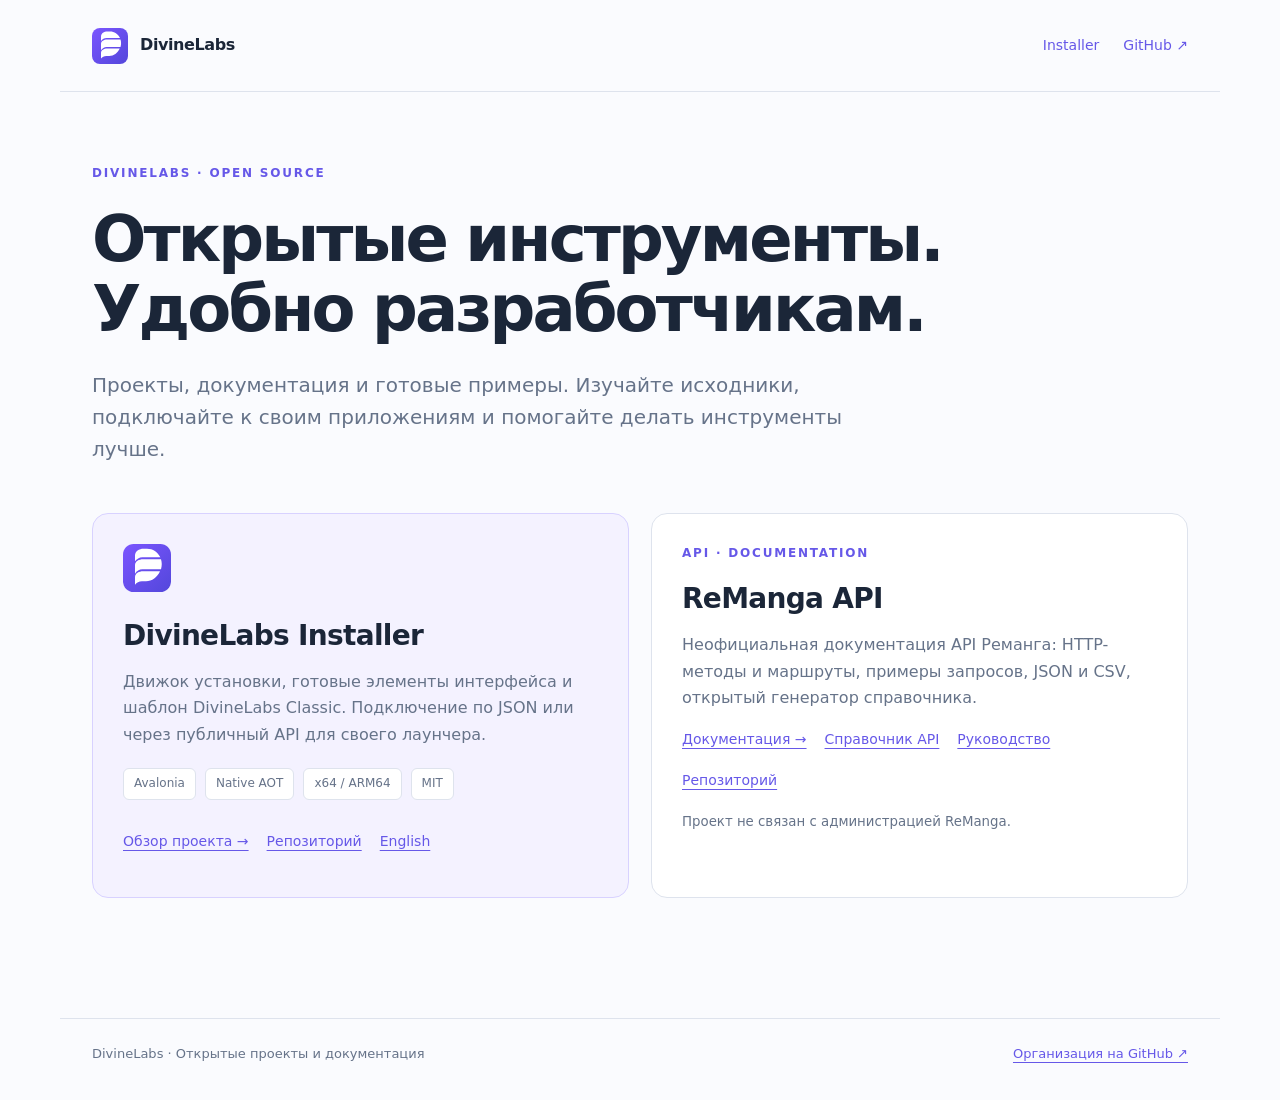
<file: index.html>
<!doctype html>
<html lang="ru">
<head>
<meta charset="utf-8"><meta name="viewport" content="width=device-width, initial-scale=1">
<title>DivineLabs — открытые проекты и инструменты</title>
<meta name="description" content="Открытые проекты DivineLabs: мультиплатформенный DivineLabs Installer и неофициальная документация ReManga API.">
<link rel="canonical" href="https://thedivinelabs.github.io/">
<link rel="icon" href="/assets/divinelabs.svg" type="image/svg+xml"><link rel="stylesheet" href="/assets/site.css">
</head>
<body>
<header><a class="brand" href="/"><img src="/assets/divinelabs.svg" alt="" width="36" height="36">DivineLabs</a><nav aria-label="Навигация"><a href="/installer/ru/">Installer</a><a href="https://github.com/TheDivineLabs">GitHub ↗</a></nav></header>
<main>
<div class="eyebrow">DivineLabs · Open source</div>
<h1>Открытые инструменты.<br>Удобно разработчикам.</h1>
<p class="lead">Проекты, документация и готовые примеры. Изучайте исходники, подключайте к своим приложениям и помогайте делать инструменты лучше.</p>
<div class="cards">
<article class="card featured"><img class="mark" src="/assets/divinelabs.svg" alt="" width="48" height="48"><h2>DivineLabs Installer</h2><p>Движок установки, готовые элементы интерфейса и шаблон DivineLabs Classic. Подключение по JSON или через публичный API для своего лаунчера.</p><div class="tags"><span>Avalonia</span><span>Native AOT</span><span>x64 / ARM64</span><span>MIT</span></div><p class="links"><a href="/installer/ru/">Обзор проекта →</a><a href="https://github.com/TheDivineLabs/DivineLabs_Installer">Репозиторий</a><a href="/installer/">English</a></p></article>
<article class="card"><div class="eyebrow">API · Documentation</div><h2>ReManga API</h2><p>Неофициальная документация API Реманга: HTTP-методы и маршруты, примеры запросов, JSON и CSV, открытый генератор справочника.</p><p class="links"><a href="/remanga-api/">Документация →</a><a href="/remanga-api/api-reference/">Справочник API</a><a href="/remanga-api/guide/">Руководство</a><a href="https://github.com/TheDivineLabs/remanga-api">Репозиторий</a></p><p><small>Проект не связан с администрацией ReManga.</small></p></article>
</div>
</main>
<footer><span>DivineLabs · Открытые проекты и документация</span><a href="https://github.com/TheDivineLabs">Организация на GitHub ↗</a></footer>
</body></html>
</file>
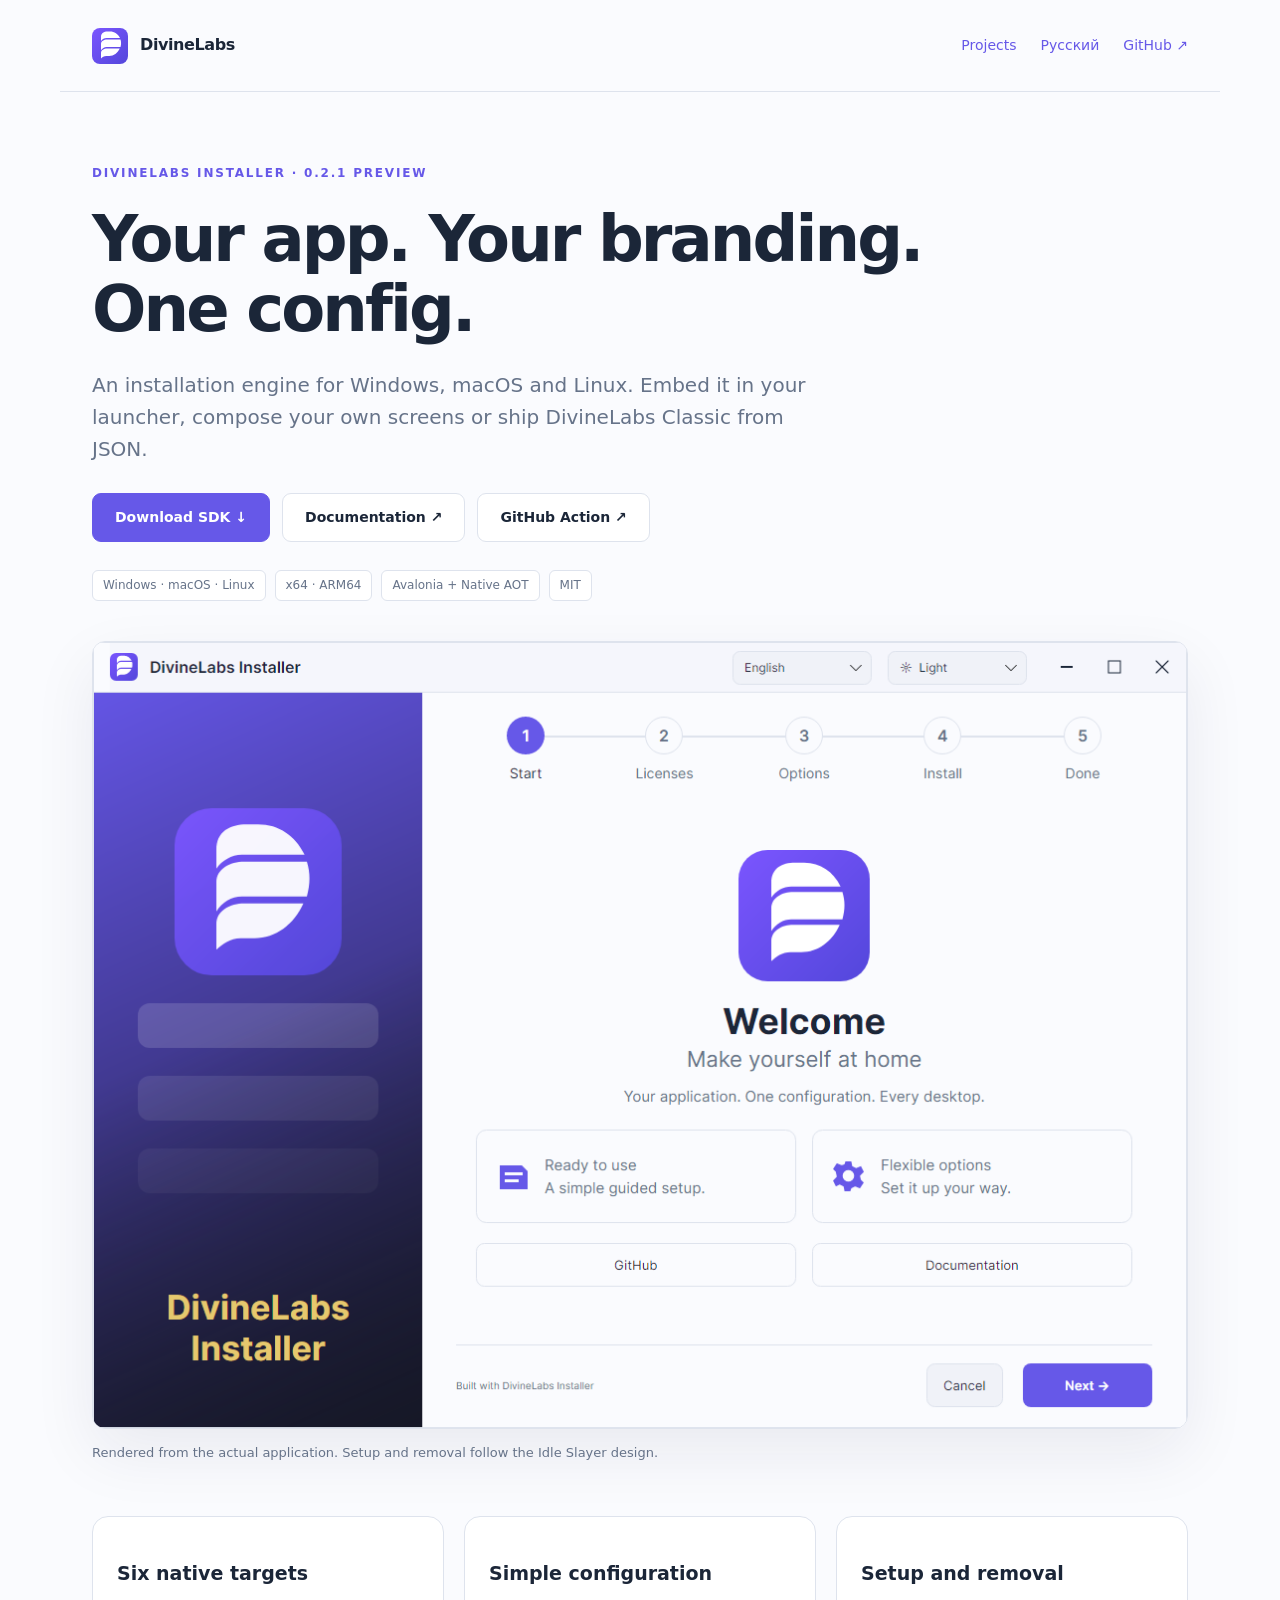
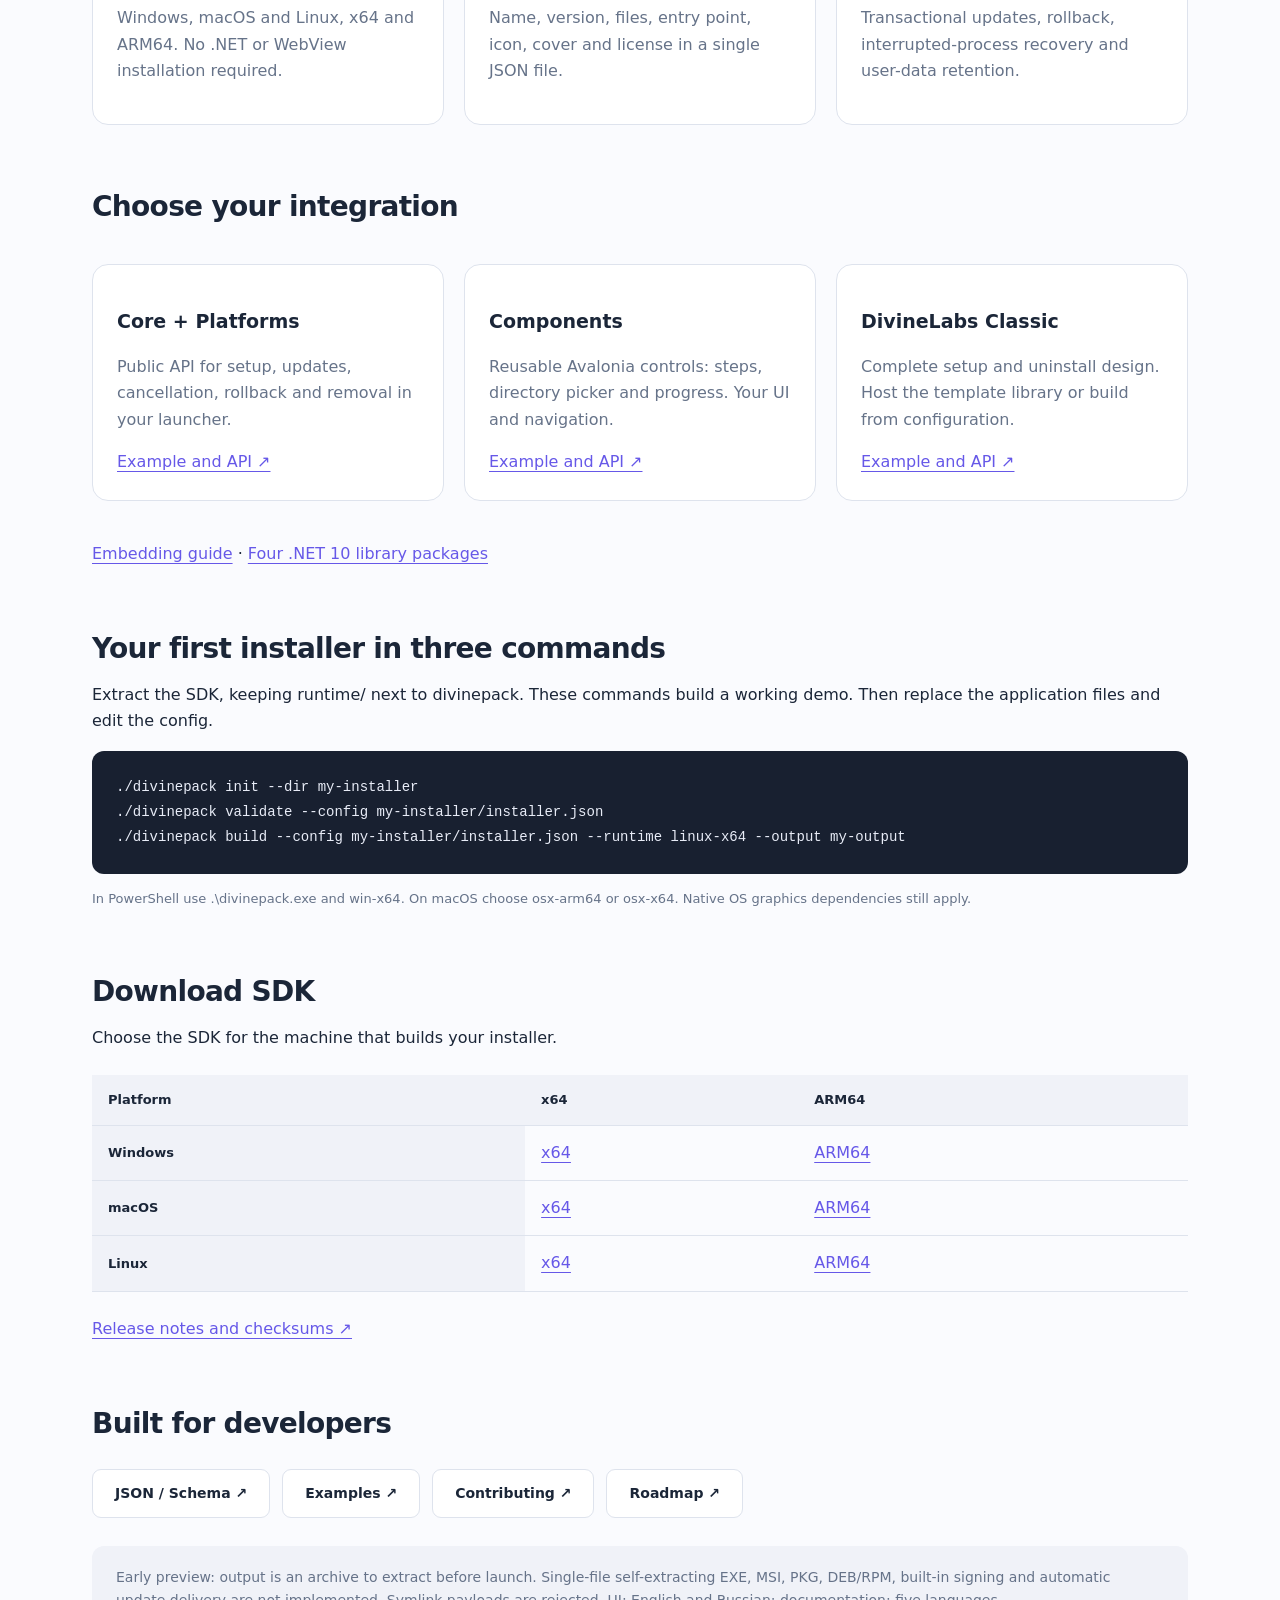
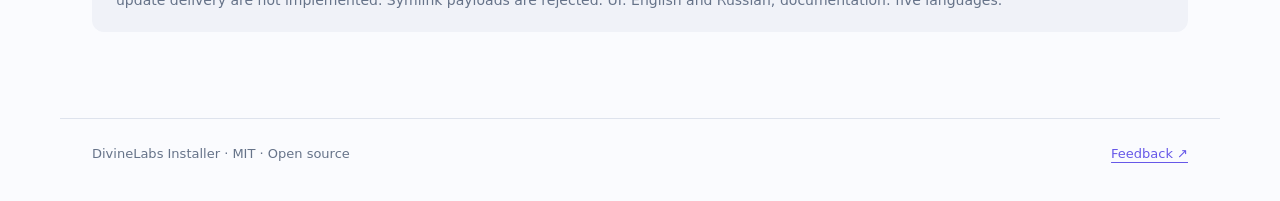
<file: installer/index.html>
<!doctype html>
<html lang="en"><head>
<meta charset="utf-8"><meta name="viewport" content="width=device-width, initial-scale=1">
<title>DivineLabs Installer — Your app. Your branding. One config.</title><meta name="description" content="An installation engine for Windows, macOS and Linux. Embed it in your launcher, compose your own screens or ship DivineLabs Classic from JSON.">
<link rel="canonical" href="https://thedivinelabs.github.io/installer/">
<link rel="alternate" hreflang="en" href="https://thedivinelabs.github.io/installer/">
<link rel="alternate" hreflang="ru" href="https://thedivinelabs.github.io/installer/ru/">
<meta property="og:title" content="DivineLabs Installer"><meta property="og:description" content="An installation engine for Windows, macOS and Linux. Embed it in your launcher, compose your own screens or ship DivineLabs Classic from JSON.">
<meta property="og:image" content="https://thedivinelabs.github.io/assets/installer-light.png">
<link rel="icon" href="/assets/divinelabs.svg" type="image/svg+xml"><link rel="stylesheet" href="/assets/site.css">
</head><body>
<header><a class="brand" href="/"><img src="/assets/divinelabs.svg" alt="" width="36" height="36">DivineLabs</a><nav aria-label="Navigation"><a href="/">Projects</a><a href="/installer/ru/" lang="ru">Русский</a><a href="https://github.com/TheDivineLabs/DivineLabs_Installer">GitHub ↗</a></nav></header>
<main><div class="eyebrow">DivineLabs Installer · 0.2.1 Preview</div><h1>Your app. Your branding. One config.</h1><p class="lead">An installation engine for Windows, macOS and Linux. Embed it in your launcher, compose your own screens or ship DivineLabs Classic from JSON.</p>
<div class="buttons"><a class="button primary" href="#download">Download SDK ↓</a><a class="button" href="https://github.com/TheDivineLabs/DivineLabs_Installer/blob/main/README.md">Documentation ↗</a><a class="button" href="https://github.com/TheDivineLabs/DivineLabs_Installer/blob/main/docs/github-actions.md">GitHub Action ↗</a></div>
<div class="tags"><span>Windows · macOS · Linux</span><span>x64 · ARM64</span><span>Avalonia + Native AOT</span><span>MIT</span></div>
<img class="preview" src="/assets/installer-light.png" width="1100" height="790" alt="DivineLabs Installer — actual application interface">
<p class="caption">Rendered from the actual application. Setup and removal follow the Idle Slayer design.</p>
<div class="grid3"><article class="card"><h3>Six native targets</h3><p>Windows, macOS and Linux, x64 and ARM64. No .NET or WebView installation required.</p></article><article class="card"><h3>Simple configuration</h3><p>Name, version, files, entry point, icon, cover and license in a single JSON file.</p></article><article class="card"><h3>Setup and removal</h3><p>Transactional updates, rollback, interrupted-process recovery and user-data retention.</p></article></div>
<section><h2>Choose your integration</h2><div class="grid3"><article class="card"><h3>Core + Platforms</h3><p>Public API for setup, updates, cancellation, rollback and removal in your launcher.</p><a href="https://github.com/TheDivineLabs/DivineLabs_Installer/blob/main/docs/api.md">Example and API ↗</a></article><article class="card"><h3>Components</h3><p>Reusable Avalonia controls: steps, directory picker and progress. Your UI and navigation.</p><a href="https://github.com/TheDivineLabs/DivineLabs_Installer/tree/main/examples/embedded-launcher/">Example and API ↗</a></article><article class="card"><h3>DivineLabs Classic</h3><p>Complete setup and uninstall design. Host the template library or build from configuration.</p><a href="https://github.com/TheDivineLabs/DivineLabs_Installer/tree/main/examples/classic-host/">Example and API ↗</a></article></div><p><a href="https://github.com/TheDivineLabs/DivineLabs_Installer/blob/main/docs/embedding.md">Embedding guide</a> · <a href="https://github.com/TheDivineLabs/DivineLabs_Installer/releases/tag/v0.2.1">Four .NET 10 library packages</a></p></section>
<section><h2>Your first installer in three commands</h2><p>Extract the SDK, keeping runtime/ next to divinepack. These commands build a working demo. Then replace the application files and edit the config.</p><pre><code>./divinepack init --dir my-installer
./divinepack validate --config my-installer/installer.json
./divinepack build --config my-installer/installer.json --runtime linux-x64 --output my-output</code></pre><p class="caption">In PowerShell use .\divinepack.exe and win-x64. On macOS choose osx-arm64 or osx-x64. Native OS graphics dependencies still apply.</p></section>
<section id="download"><h2>Download SDK</h2><p>Choose the SDK for the machine that builds your installer.</p><table><thead><tr><th scope="col">Platform</th><th scope="col">x64</th><th scope="col">ARM64</th></tr></thead><tbody><tr><th scope="row">Windows</th><td><a href="https://github.com/TheDivineLabs/DivineLabs_Installer/releases/download/v0.2.1/DivineLabs-Installer-win-x64.zip">x64</a></td><td><a href="https://github.com/TheDivineLabs/DivineLabs_Installer/releases/download/v0.2.1/DivineLabs-Installer-win-arm64.zip">ARM64</a></td></tr><tr><th scope="row">macOS</th><td><a href="https://github.com/TheDivineLabs/DivineLabs_Installer/releases/download/v0.2.1/DivineLabs-Installer-osx-x64.tar.gz">x64</a></td><td><a href="https://github.com/TheDivineLabs/DivineLabs_Installer/releases/download/v0.2.1/DivineLabs-Installer-osx-arm64.tar.gz">ARM64</a></td></tr><tr><th scope="row">Linux</th><td><a href="https://github.com/TheDivineLabs/DivineLabs_Installer/releases/download/v0.2.1/DivineLabs-Installer-linux-x64.tar.gz">x64</a></td><td><a href="https://github.com/TheDivineLabs/DivineLabs_Installer/releases/download/v0.2.1/DivineLabs-Installer-linux-arm64.tar.gz">ARM64</a></td></tr></tbody></table><p><a href="https://github.com/TheDivineLabs/DivineLabs_Installer/releases/tag/v0.2.1">Release notes and checksums ↗</a></p></section>
<section><h2>Built for developers</h2><div class="buttons"><a class="button" href="https://github.com/TheDivineLabs/DivineLabs_Installer/blob/main/docs/configuration.md">JSON / Schema ↗</a><a class="button" href="https://github.com/TheDivineLabs/DivineLabs_Installer/tree/main/examples">Examples ↗</a><a class="button" href="https://github.com/TheDivineLabs/DivineLabs_Installer/blob/main/CONTRIBUTING.md">Contributing ↗</a><a class="button" href="https://github.com/TheDivineLabs/DivineLabs_Installer/blob/main/docs/ROADMAP.md">Roadmap ↗</a></div><p class="note">Early preview: output is an archive to extract before launch. Single-file self-extracting EXE, MSI, PKG, DEB/RPM, built-in signing and automatic update delivery are not implemented. Symlink payloads are rejected. UI: English and Russian; documentation: five languages.</p></section>
</main><footer><span>DivineLabs Installer · MIT · Open source</span><a href="https://github.com/TheDivineLabs/DivineLabs_Installer/issues/new/choose">Feedback ↗</a></footer>
</body></html>
</file>
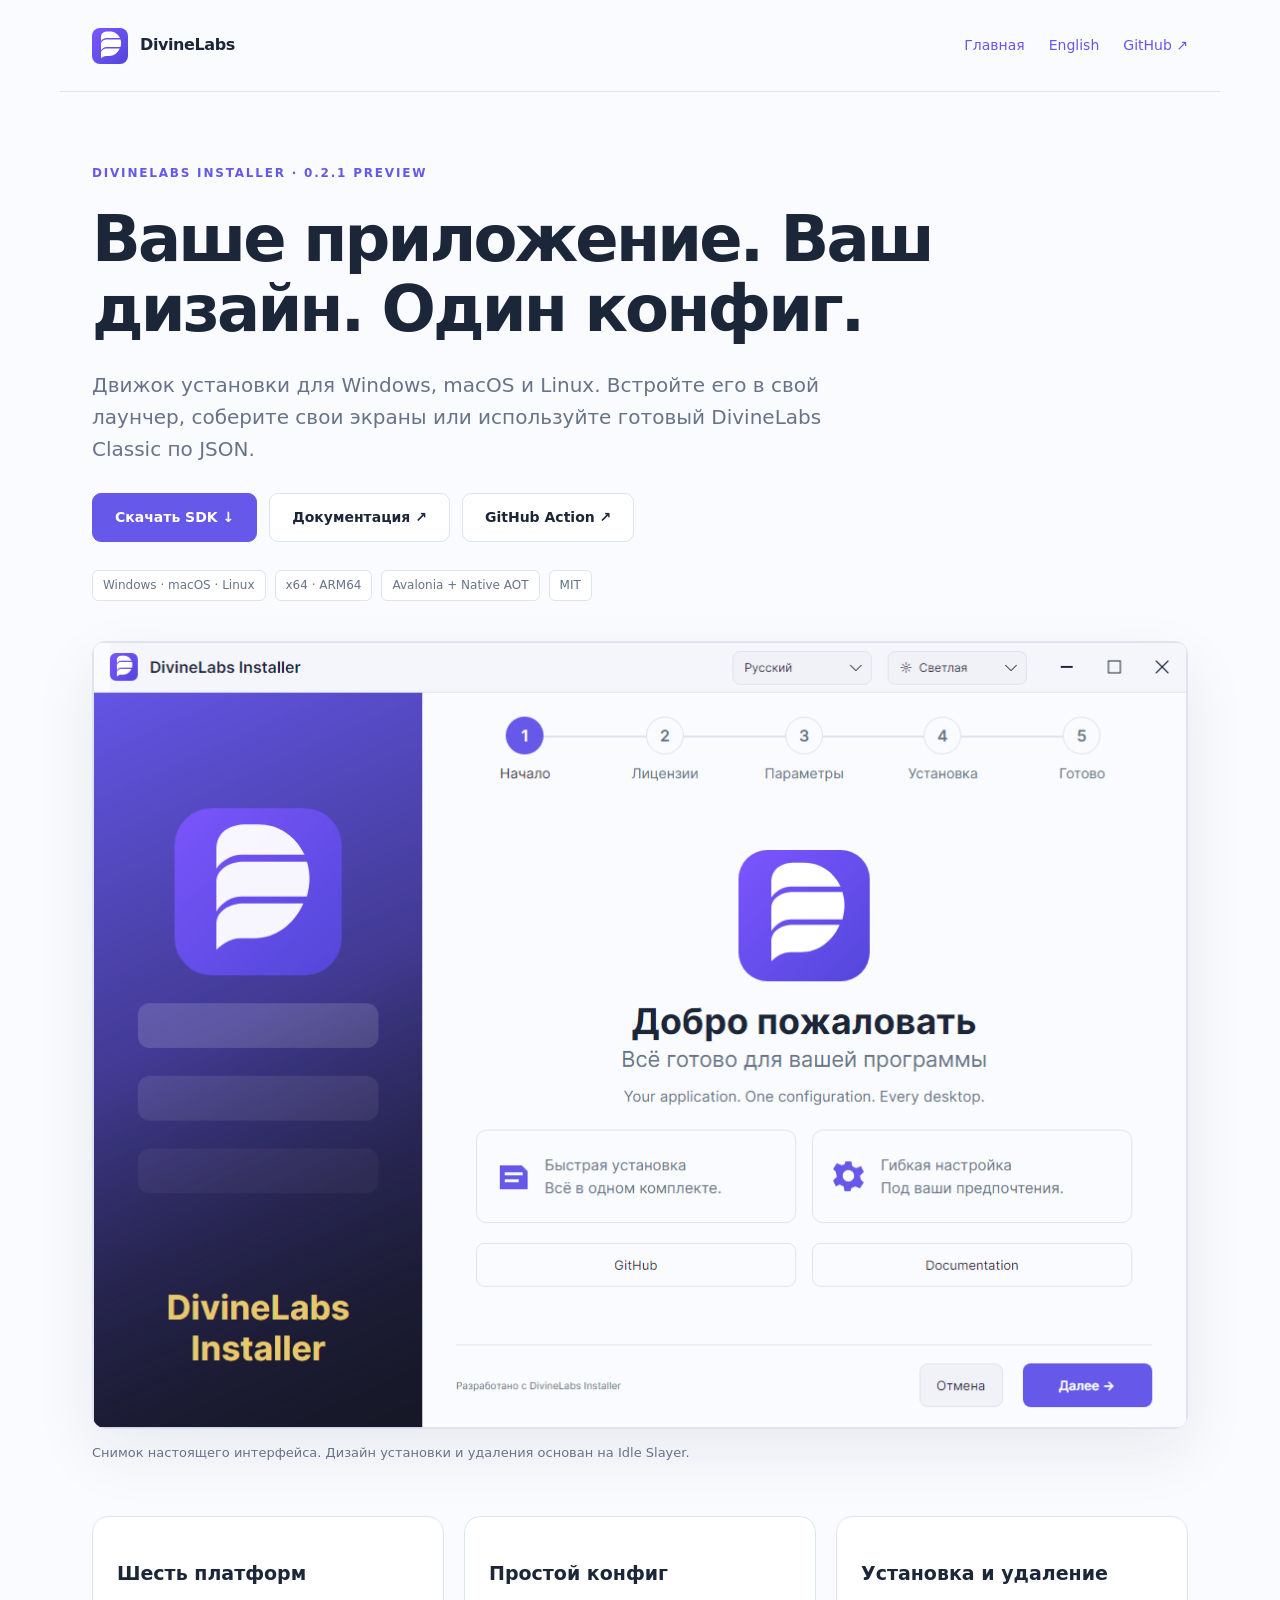
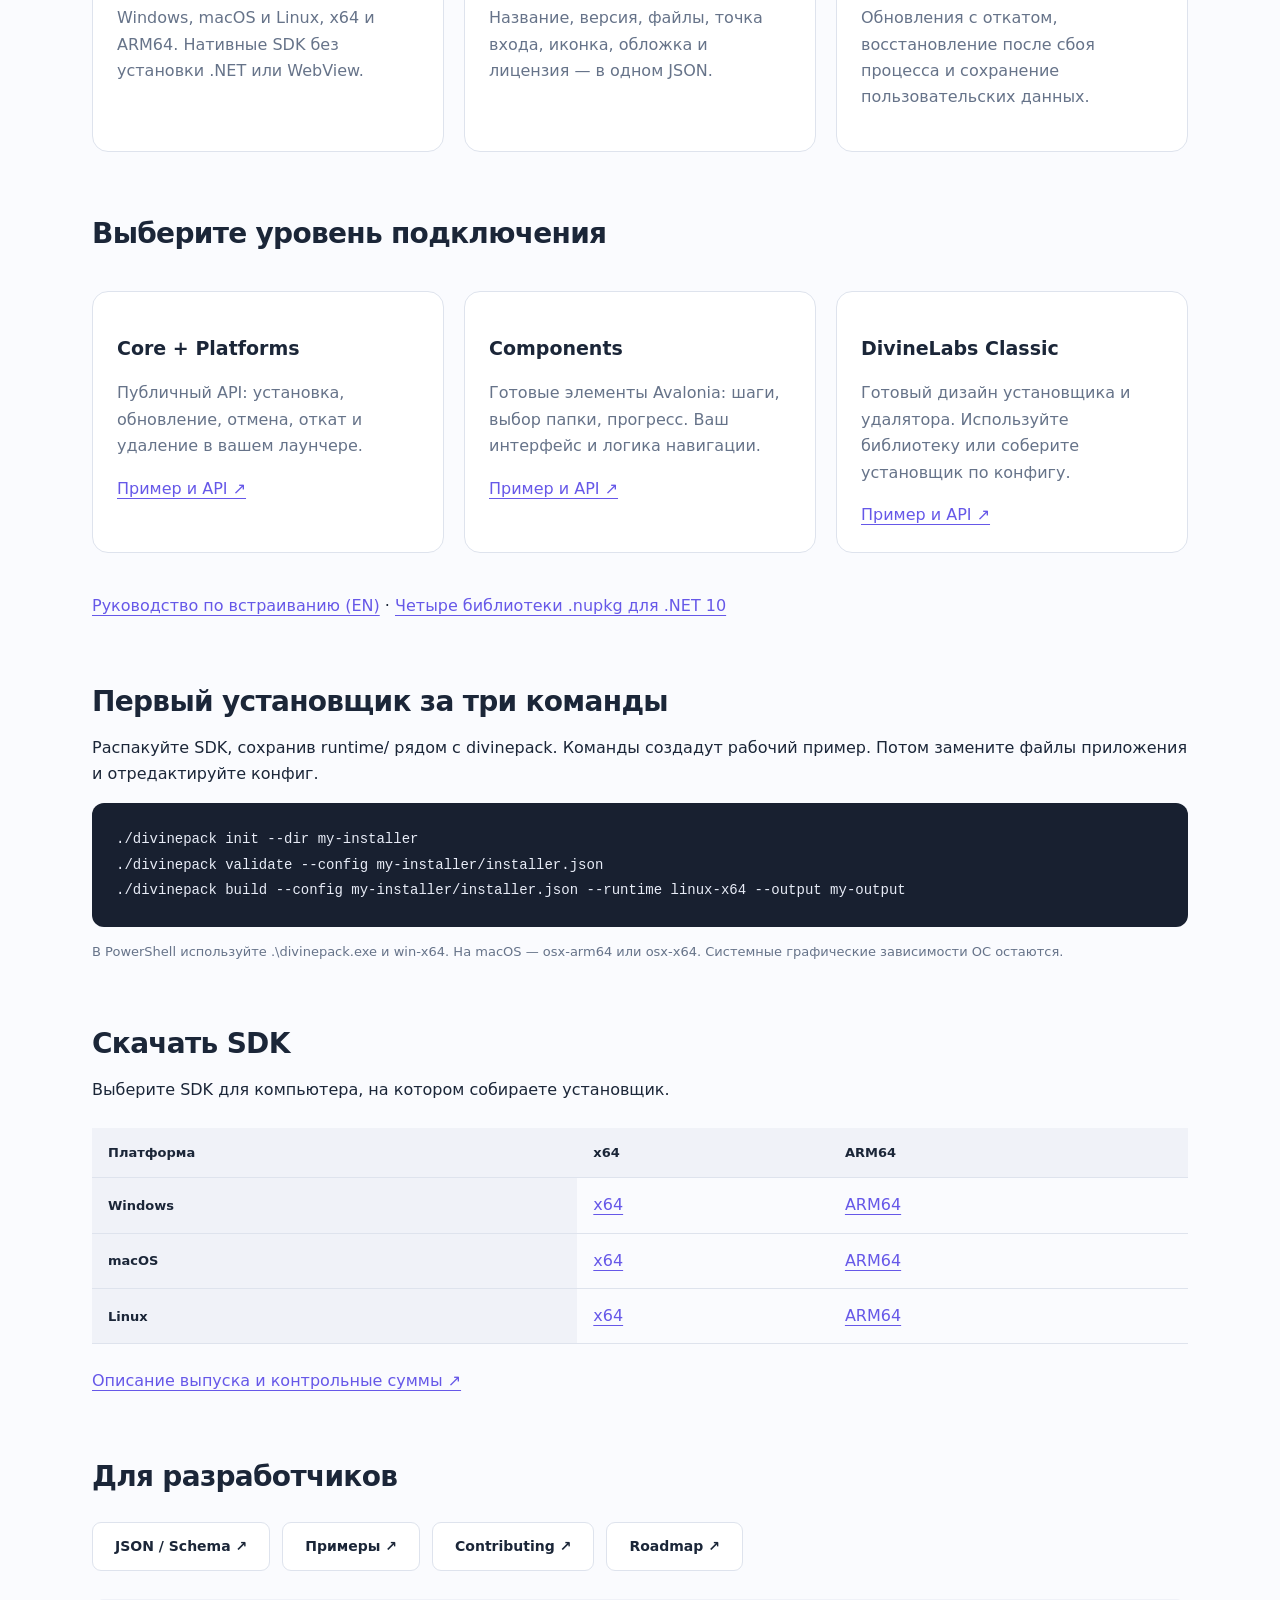
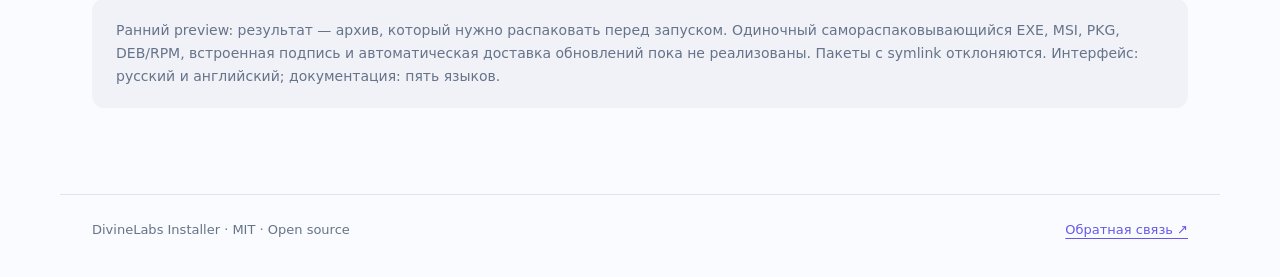
<file: installer/ru/index.html>
<!doctype html>
<html lang="ru"><head>
<meta charset="utf-8"><meta name="viewport" content="width=device-width, initial-scale=1">
<title>DivineLabs Installer — Ваше приложение. Ваш дизайн. Один конфиг.</title><meta name="description" content="Движок установки для Windows, macOS и Linux. Встройте его в свой лаунчер, соберите свои экраны или используйте готовый DivineLabs Classic по JSON.">
<link rel="canonical" href="https://thedivinelabs.github.io/installer/ru/">
<link rel="alternate" hreflang="en" href="https://thedivinelabs.github.io/installer/">
<link rel="alternate" hreflang="ru" href="https://thedivinelabs.github.io/installer/ru/">
<meta property="og:title" content="DivineLabs Installer"><meta property="og:description" content="Движок установки для Windows, macOS и Linux. Встройте его в свой лаунчер, соберите свои экраны или используйте готовый DivineLabs Classic по JSON.">
<meta property="og:image" content="https://thedivinelabs.github.io/assets/installer-light.png">
<link rel="icon" href="/assets/divinelabs.svg" type="image/svg+xml"><link rel="stylesheet" href="/assets/site.css">
</head><body>
<header><a class="brand" href="/"><img src="/assets/divinelabs.svg" alt="" width="36" height="36">DivineLabs</a><nav aria-label="Navigation"><a href="/">Главная</a><a href="/installer/" lang="en">English</a><a href="https://github.com/TheDivineLabs/DivineLabs_Installer">GitHub ↗</a></nav></header>
<main><div class="eyebrow">DivineLabs Installer · 0.2.1 Preview</div><h1>Ваше приложение. Ваш дизайн. Один конфиг.</h1><p class="lead">Движок установки для Windows, macOS и Linux. Встройте его в свой лаунчер, соберите свои экраны или используйте готовый DivineLabs Classic по JSON.</p>
<div class="buttons"><a class="button primary" href="#download">Скачать SDK ↓</a><a class="button" href="https://github.com/TheDivineLabs/DivineLabs_Installer/blob/main/README.ru.md">Документация ↗</a><a class="button" href="https://github.com/TheDivineLabs/DivineLabs_Installer/blob/main/docs/github-actions.md">GitHub Action ↗</a></div>
<div class="tags"><span>Windows · macOS · Linux</span><span>x64 · ARM64</span><span>Avalonia + Native AOT</span><span>MIT</span></div>
<img class="preview" src="/assets/installer-ru.png" width="1100" height="790" alt="DivineLabs Installer — настоящий интерфейс">
<p class="caption">Снимок настоящего интерфейса. Дизайн установки и удаления основан на Idle Slayer.</p>
<div class="grid3"><article class="card"><h3>Шесть платформ</h3><p>Windows, macOS и Linux, x64 и ARM64. Нативные SDK без установки .NET или WebView.</p></article><article class="card"><h3>Простой конфиг</h3><p>Название, версия, файлы, точка входа, иконка, обложка и лицензия — в одном JSON.</p></article><article class="card"><h3>Установка и удаление</h3><p>Обновления с откатом, восстановление после сбоя процесса и сохранение пользовательских данных.</p></article></div>
<section><h2>Выберите уровень подключения</h2><div class="grid3"><article class="card"><h3>Core + Platforms</h3><p>Публичный API: установка, обновление, отмена, откат и удаление в вашем лаунчере.</p><a href="https://github.com/TheDivineLabs/DivineLabs_Installer/blob/main/docs/api.md">Пример и API ↗</a></article><article class="card"><h3>Components</h3><p>Готовые элементы Avalonia: шаги, выбор папки, прогресс. Ваш интерфейс и логика навигации.</p><a href="https://github.com/TheDivineLabs/DivineLabs_Installer/tree/main/examples/embedded-launcher/">Пример и API ↗</a></article><article class="card"><h3>DivineLabs Classic</h3><p>Готовый дизайн установщика и удалятора. Используйте библиотеку или соберите установщик по конфигу.</p><a href="https://github.com/TheDivineLabs/DivineLabs_Installer/tree/main/examples/classic-host/">Пример и API ↗</a></article></div><p><a href="https://github.com/TheDivineLabs/DivineLabs_Installer/blob/main/docs/embedding.md">Руководство по встраиванию (EN)</a> · <a href="https://github.com/TheDivineLabs/DivineLabs_Installer/releases/tag/v0.2.1">Четыре библиотеки .nupkg для .NET 10</a></p></section>
<section><h2>Первый установщик за три команды</h2><p>Распакуйте SDK, сохранив runtime/ рядом с divinepack. Команды создадут рабочий пример. Потом замените файлы приложения и отредактируйте конфиг.</p><pre><code>./divinepack init --dir my-installer
./divinepack validate --config my-installer/installer.json
./divinepack build --config my-installer/installer.json --runtime linux-x64 --output my-output</code></pre><p class="caption">В PowerShell используйте .\divinepack.exe и win-x64. На macOS — osx-arm64 или osx-x64. Системные графические зависимости ОС остаются.</p></section>
<section id="download"><h2>Скачать SDK</h2><p>Выберите SDK для компьютера, на котором собираете установщик.</p><table><thead><tr><th scope="col">Платформа</th><th scope="col">x64</th><th scope="col">ARM64</th></tr></thead><tbody><tr><th scope="row">Windows</th><td><a href="https://github.com/TheDivineLabs/DivineLabs_Installer/releases/download/v0.2.1/DivineLabs-Installer-win-x64.zip">x64</a></td><td><a href="https://github.com/TheDivineLabs/DivineLabs_Installer/releases/download/v0.2.1/DivineLabs-Installer-win-arm64.zip">ARM64</a></td></tr><tr><th scope="row">macOS</th><td><a href="https://github.com/TheDivineLabs/DivineLabs_Installer/releases/download/v0.2.1/DivineLabs-Installer-osx-x64.tar.gz">x64</a></td><td><a href="https://github.com/TheDivineLabs/DivineLabs_Installer/releases/download/v0.2.1/DivineLabs-Installer-osx-arm64.tar.gz">ARM64</a></td></tr><tr><th scope="row">Linux</th><td><a href="https://github.com/TheDivineLabs/DivineLabs_Installer/releases/download/v0.2.1/DivineLabs-Installer-linux-x64.tar.gz">x64</a></td><td><a href="https://github.com/TheDivineLabs/DivineLabs_Installer/releases/download/v0.2.1/DivineLabs-Installer-linux-arm64.tar.gz">ARM64</a></td></tr></tbody></table><p><a href="https://github.com/TheDivineLabs/DivineLabs_Installer/releases/tag/v0.2.1">Описание выпуска и контрольные суммы ↗</a></p></section>
<section><h2>Для разработчиков</h2><div class="buttons"><a class="button" href="https://github.com/TheDivineLabs/DivineLabs_Installer/blob/main/docs/configuration.md">JSON / Schema ↗</a><a class="button" href="https://github.com/TheDivineLabs/DivineLabs_Installer/tree/main/examples">Примеры ↗</a><a class="button" href="https://github.com/TheDivineLabs/DivineLabs_Installer/blob/main/CONTRIBUTING.md">Contributing ↗</a><a class="button" href="https://github.com/TheDivineLabs/DivineLabs_Installer/blob/main/docs/ROADMAP.md">Roadmap ↗</a></div><p class="note">Ранний preview: результат — архив, который нужно распаковать перед запуском. Одиночный самораспаковывающийся EXE, MSI, PKG, DEB/RPM, встроенная подпись и автоматическая доставка обновлений пока не реализованы. Пакеты с symlink отклоняются. Интерфейс: русский и английский; документация: пять языков.</p></section>
</main><footer><span>DivineLabs Installer · MIT · Open source</span><a href="https://github.com/TheDivineLabs/DivineLabs_Installer/issues/new/choose">Обратная связь ↗</a></footer>
</body></html>
</file>
<file: assets/site.css>
:root{color-scheme:light;--ink:#1b2638;--muted:#667389;--accent:#6658e8;--line:#dee3ed;--paper:#fafbfe;--surface:#f0f2f8}*{box-sizing:border-box}body{margin:0;background:var(--paper);color:var(--ink);font:16px/1.65 system-ui,-apple-system,BlinkMacSystemFont,"Segoe UI",sans-serif}a{color:var(--accent);text-underline-offset:4px}a:hover{color:#4432bf}a:focus-visible{outline:3px solid var(--accent);outline-offset:5px}header,main,footer{max-width:1160px;margin:auto;padding:0 32px}header{display:flex;align-items:center;justify-content:space-between;gap:24px;min-height:92px;border-bottom:1px solid var(--line)}.brand{display:flex;align-items:center;gap:12px;text-decoration:none;color:var(--ink);font-weight:750;letter-spacing:-.4px}.brand img{width:36px;height:36px}nav{display:flex;gap:24px;flex-wrap:wrap;font-size:14px}nav a{text-decoration:none}main{padding-top:72px;padding-bottom:72px}.eyebrow{font-size:12px;letter-spacing:.15em;font-weight:750;color:var(--accent);text-transform:uppercase}h1{font-size:clamp(36px,5.2vw,64px);line-height:1.1;letter-spacing:-.045em;margin:20px 0 24px;max-width:880px}h2{font-size:28px;line-height:1.25;letter-spacing:-.025em;margin:0 0 16px}h3{font-size:19px;line-height:1.4}.lead{font-size:20px;line-height:1.6;color:var(--muted);max-width:750px}.buttons{display:flex;gap:12px;flex-wrap:wrap;margin:28px 0}.button{padding:12px 22px;border-radius:9px;border:1px solid var(--line);text-decoration:none;font-weight:650;font-size:14px;color:var(--ink);background:white}.button.primary{background:var(--accent);color:#fff;border-color:var(--accent)}.button:hover{box-shadow:0 3px 12px #1b263812}.tags{display:flex;gap:9px;flex-wrap:wrap;margin:20px 0 30px}.tags span{font-size:12px;padding:5px 10px;border:1px solid var(--line);border-radius:6px;background:white;color:var(--muted)}.cards{display:grid;grid-template-columns:repeat(2,minmax(0,1fr));gap:22px;margin:48px 0}.card{padding:30px;background:white;border:1px solid var(--line);border-radius:16px}.card p{color:var(--muted)}.card h2{margin-top:18px}.card.featured{background:#f4f2ff;border-color:#d8d2ff}.mark{width:48px;height:48px}.card .links{display:flex;gap:18px;flex-wrap:wrap;font-size:14px}.preview{display:block;width:100%;height:auto;border:1px solid var(--line);border-radius:13px;box-shadow:0 24px 64px #18204013;margin:40px 0 12px}.caption{font-size:13px;color:var(--muted);margin-bottom:52px}.grid3{display:grid;grid-template-columns:repeat(3,minmax(0,1fr));gap:20px;margin:40px 0}.grid3 .card{padding:24px}section{margin-top:64px}pre{background:#182030;color:#e8ecf7;overflow:auto;padding:24px;border-radius:12px;font:14px/1.8 ui-monospace,Consolas,monospace;max-width:100%}code{font-family:ui-monospace,Consolas,monospace}table{width:100%;border-collapse:collapse;margin:24px 0}td,th{text-align:left;padding:14px 16px;border-bottom:1px solid var(--line)}th{background:var(--surface);font-size:13px}.note{padding:20px 24px;background:var(--surface);border-radius:12px;color:var(--muted);font-size:14px}footer{border-top:1px solid var(--line);padding-top:24px;padding-bottom:36px;display:flex;justify-content:space-between;gap:20px;font-size:13px;color:var(--muted)}@media(max-width:700px){header,main,footer{padding-left:20px;padding-right:20px}header{min-height:82px;align-items:flex-start;padding-top:20px;padding-bottom:20px;gap:16px}nav{gap:12px}main{padding-top:44px}.cards,.grid3{grid-template-columns:1fr}.lead{font-size:18px}.card{padding:24px}footer{flex-direction:column}td,th{padding:12px 8px;font-size:13px}.preview{border-radius:8px}}
</file>
